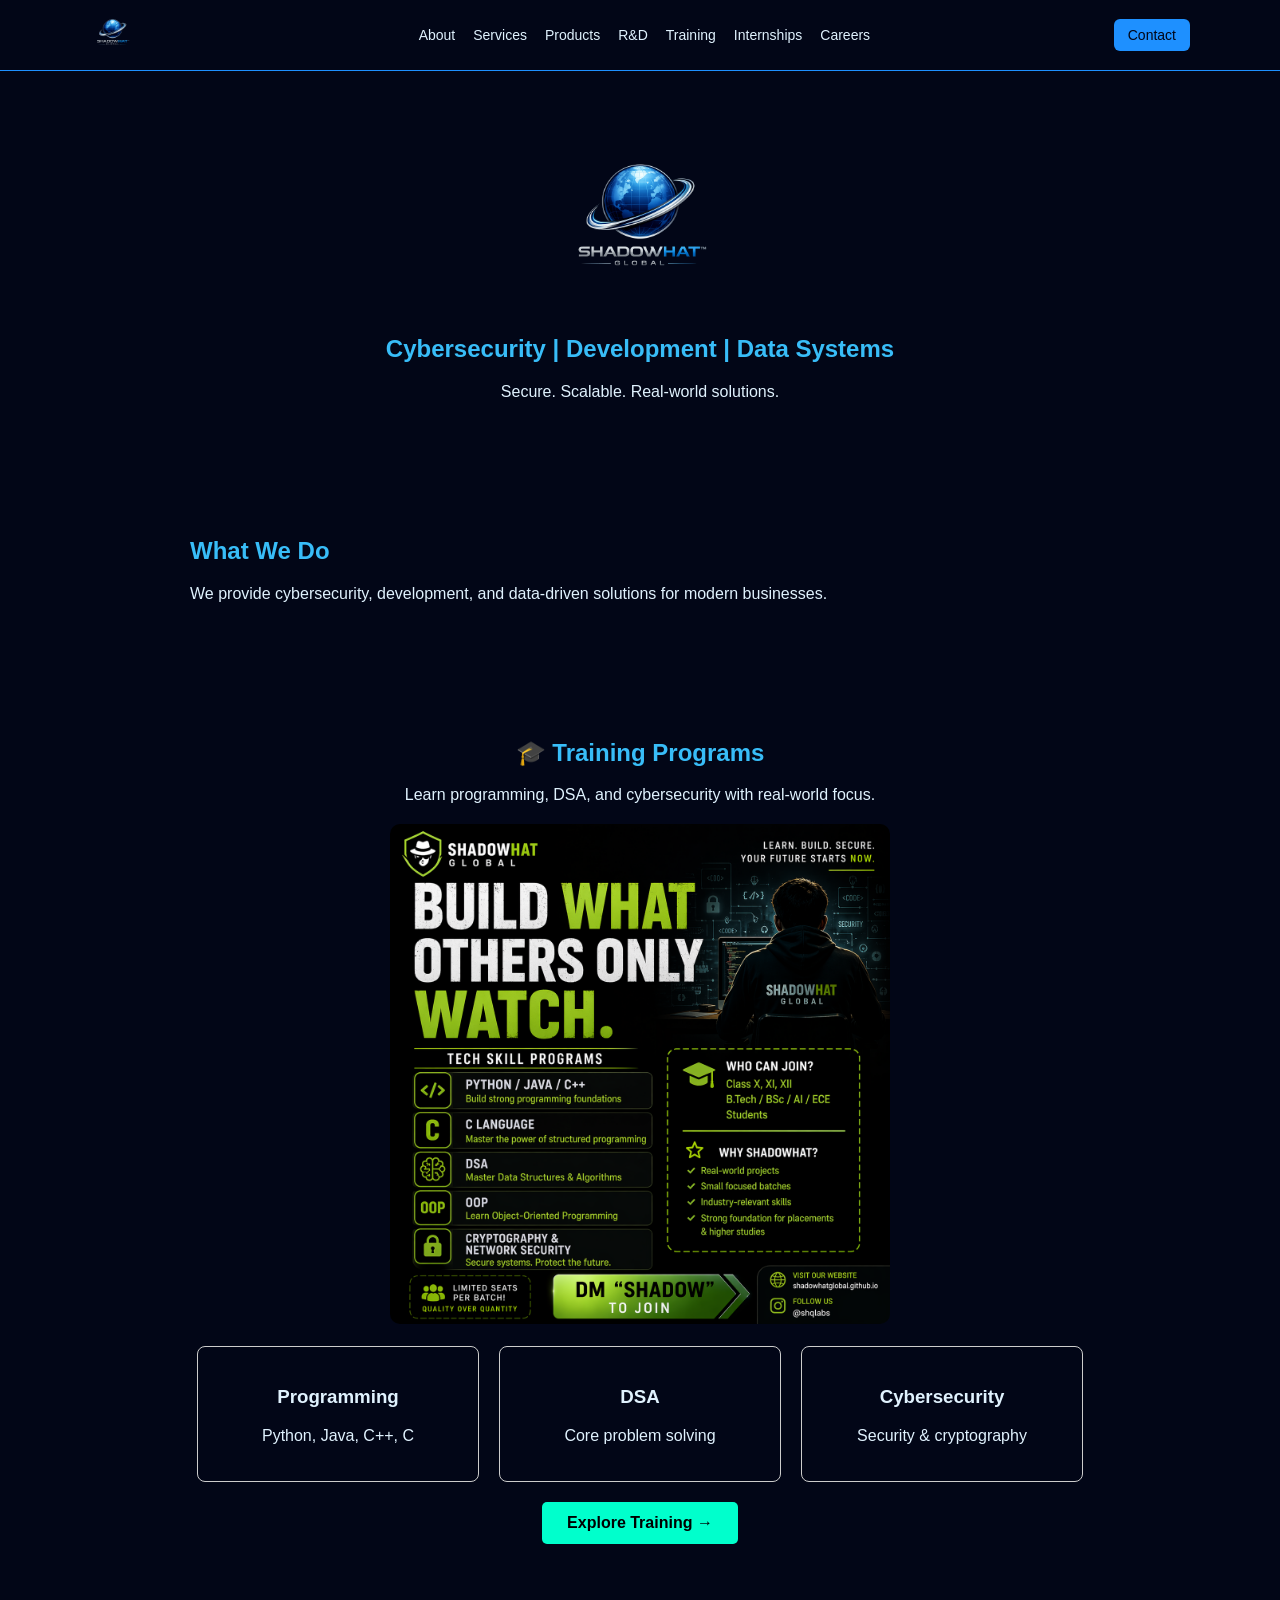
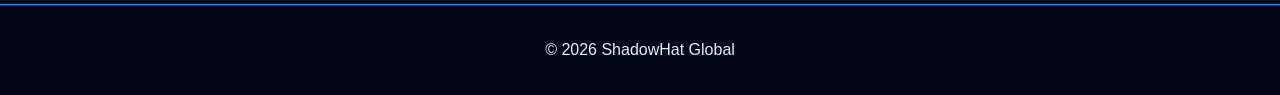
<file: index.html>
<!DOCTYPE html>
<html lang="en">
<head>

<meta charset="UTF-8">
<meta name="viewport" content="width=device-width, initial-scale=1.0">

<meta http-equiv="Content-Security-Policy" 
content="default-src 'self'; style-src 'self' 'unsafe-inline' https://fonts.googleapis.com; font-src https://fonts.gstatic.com; img-src 'self' data:;">

<title>ShadowHat Global</title>

<link rel="stylesheet" href="style.css">
<link href="https://fonts.googleapis.com/css2?family=Montserrat:wght@400;700&display=swap" rel="stylesheet">

<style>
body { font-family: 'Montserrat', sans-serif; }

.training-preview {
    text-align: center;
    padding: 60px 20px;
}

.preview-grid {
    display: flex;
    justify-content: center;
    gap: 20px;
    flex-wrap: wrap;
}

.preview-card {
    border: 1px solid #ccc;
    padding: 20px;
    width: 240px;
    border-radius: 8px;
}

.cta-link {
    display: inline-block;
    margin-top: 20px;
    padding: 12px 25px;
    background: #00ffcc;
    color: #000;
    text-decoration: none;
    font-weight: bold;
    border-radius: 5px;
}
</style>

</head>

<body>

<nav class="navbar">
    <div class="nav-container">

        <a href="index.html">
            <img src="shadowhatglobalLogo.jpeg" class="nav-logo">
        </a>

        <input type="checkbox" id="menu-toggle">
        <label for="menu-toggle" class="menu-icon">&#9776;</label>

        <ul class="nav-links">
            <li><a href="about.html" class="nav-link">About</a></li>
            <li><a href="services.html" class="nav-link">Services</a></li>
            <li><a href="products.html" class="nav-link">Products</a></li>
            <li><a href="rnd.html" class="nav-link">R&D</a></li>
            <li><a href="training.html" class="nav-link">Training</a></li>
            <li><a href="internships.html" class="nav-link">Internships</a></li>
            <li><a href="careers.html" class="nav-link">Careers</a></li>
        </ul>

        <a href="contact.html" class="cta-btn">Contact</a>

    </div>
</nav>

<header class="hero">
    <img src="shadowhatglobalLogo.jpeg" class="hero-logo">
    <h2>Cybersecurity | Development | Data Systems</h2>
    <p>Secure. Scalable. Real-world solutions.</p>
</header>

<section class="container">
    <h2>What We Do</h2>
    <p>We provide cybersecurity, development, and data-driven solutions for modern businesses.</p>
</section>


<section class="training-preview">

<h2>🎓 Training Programs</h2>

<p style="max-width:600px; margin:auto;">
Learn programming, DSA, and cybersecurity with real-world focus.
</p>

<!-- IMAGE -->
<img src="training-poster.png" 
     alt="Training Poster"
     style="width:100%; max-width:500px; margin-top:20px; border-radius:10px;">

<br><br>

<div class="preview-grid">

<div class="preview-card">
<h3>Programming</h3>
<p>Python, Java, C++, C</p>
</div>

<div class="preview-card">
<h3>DSA</h3>
<p>Core problem solving</p>
</div>

<div class="preview-card">
<h3>Cybersecurity</h3>
<p>Security & cryptography</p>
</div>

</div>

<a href="training.html" class="cta-link">
Explore Training →
</a>

</section>

<footer>
    <p>© 2026 ShadowHat Global</p>
</footer>

</body>
</html>
</file>
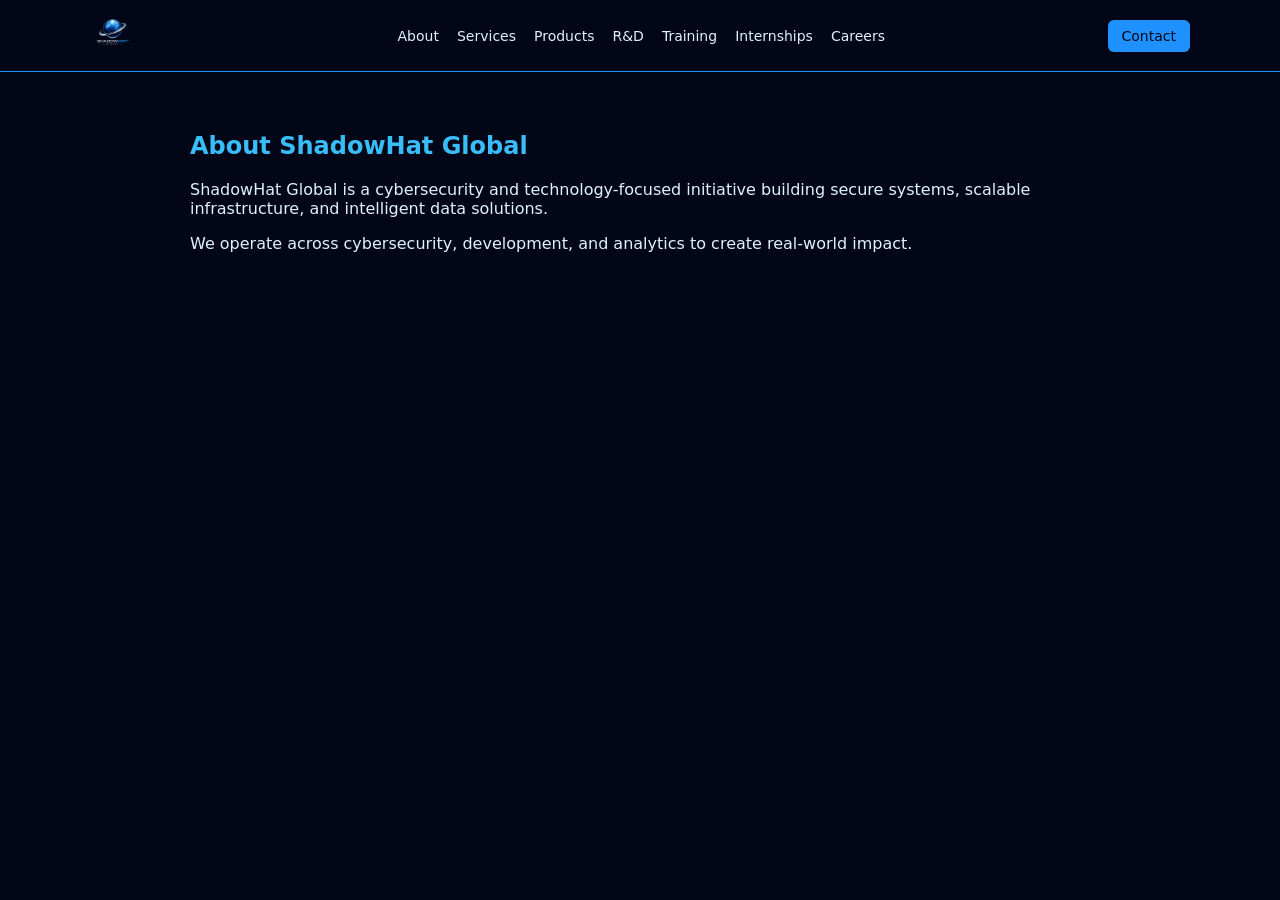
<file: about.html>
<!DOCTYPE html>
<html>
<head>
<meta charset="UTF-8">
<link rel="stylesheet" href="style.css">
<title>About - ShadowHat Global</title>
</head>
<body>
<nav class="navbar">
    <div class="nav-container">

        <a href="index.html">
            <img src="shadowhatglobalLogo.jpeg" class="nav-logo">
        </a>

        <!-- TOGGLE (for mobile) -->
        <input type="checkbox" id="menu-toggle">
        <label for="menu-toggle" class="menu-icon">&#9776;</label>

        <ul class="nav-links">
            <li><a href="about.html" class="nav-link">About</a></li>
            <li><a href="services.html" class="nav-link">Services</a></li>
            <li><a href="products.html" class="nav-link">Products</a></li>
            <li><a href="rnd.html" class="nav-link">R&D</a></li>
            <li><a href="training.html" class="nav-link">Training</a></li>
            <li><a href="internships.html" class="nav-link">Internships</a></li>
            <li><a href="careers.html" class="nav-link">Careers</a></li>
        </ul>

        <a href="contact.html" class="cta-btn">Contact</a>

    </div>
</nav>

<section class="container">
<h2>About ShadowHat Global</h2>

<p>
ShadowHat Global is a cybersecurity and technology-focused initiative building secure systems,
scalable infrastructure, and intelligent data solutions.
</p>

<p>
We operate across cybersecurity, development, and analytics to create real-world impact.
</p>

</section>

</body>
</html>
</file>
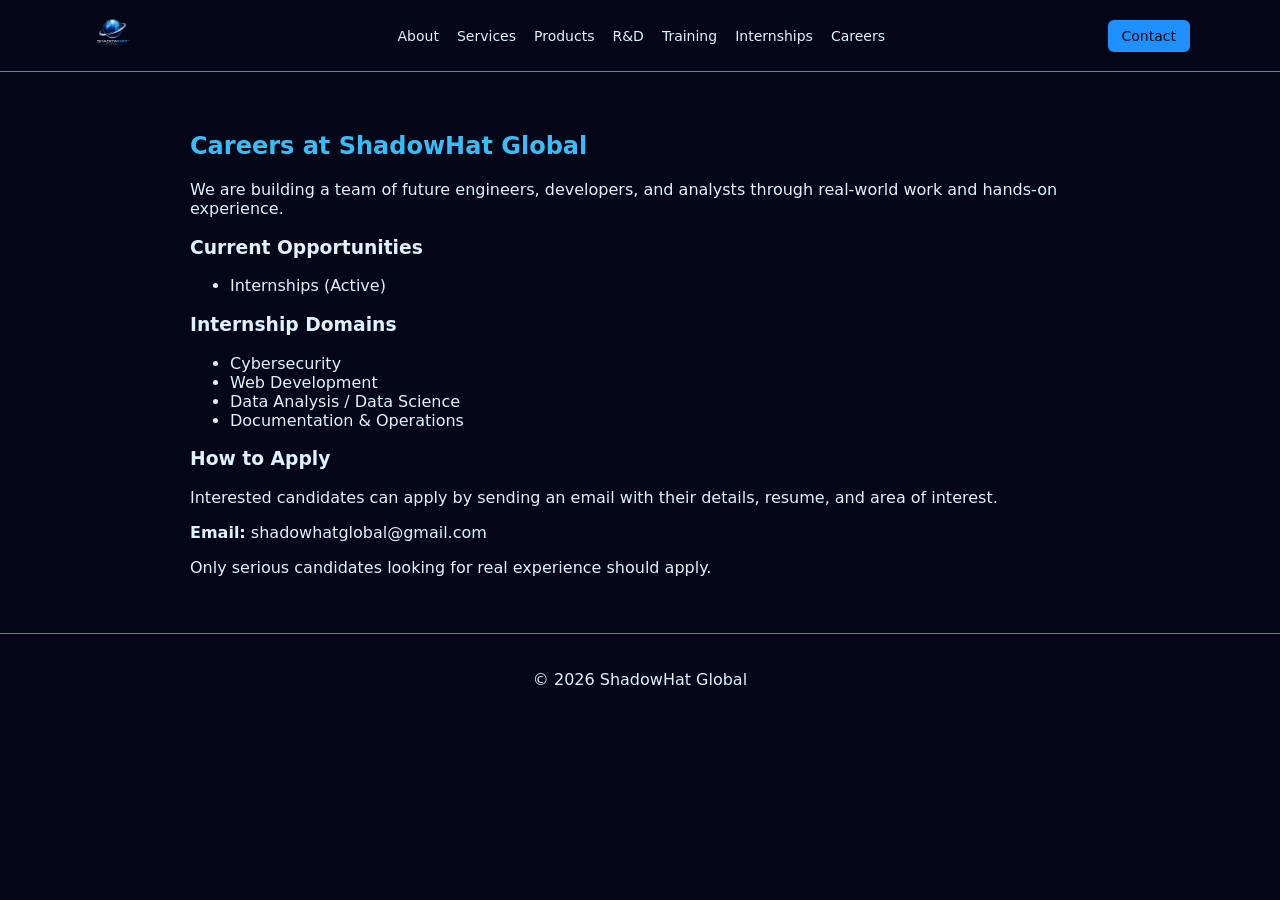
<file: careers.html>
<!DOCTYPE html>
<html>
<head>
<meta charset="UTF-8">
<link rel="stylesheet" href="style.css">
<title>Careers - ShadowHat Global</title>
</head>
<body>
<nav class="navbar">
    <div class="nav-container">

        <a href="index.html">
            <img src="shadowhatglobalLogo.jpeg" class="nav-logo">
        </a>

        <!-- TOGGLE (for mobile) -->
        <input type="checkbox" id="menu-toggle">
        <label for="menu-toggle" class="menu-icon">&#9776;</label>

        <ul class="nav-links">
            <li><a href="about.html" class="nav-link">About</a></li>
            <li><a href="services.html" class="nav-link">Services</a></li>
            <li><a href="products.html" class="nav-link">Products</a></li>
            <li><a href="rnd.html" class="nav-link">R&D</a></li>
            <li><a href="training.html" class="nav-link">Training</a></li>
            <li><a href="internships.html" class="nav-link">Internships</a></li>
            <li><a href="careers.html" class="nav-link">Careers</a></li>
        </ul>

        <a href="contact.html" class="cta-btn">Contact</a>

    </div>
</nav>

<section class="container">

<h2>Careers at ShadowHat Global</h2>

<p>
We are building a team of future engineers, developers, and analysts through real-world work and hands-on experience.
</p>

<h3>Current Opportunities</h3>

<ul>
    <li>Internships (Active)</li>
</ul>

<h3>Internship Domains</h3>

<ul>
    <li>Cybersecurity</li>
    <li>Web Development</li>
    <li>Data Analysis / Data Science</li>
    <li>Documentation & Operations</li>
</ul>

<h3>How to Apply</h3>

<p>
Interested candidates can apply by sending an email with their details, resume, and area of interest.
</p>

<p>
<strong>Email:</strong> shadowhatglobal@gmail.com
</p>

<p>
Only serious candidates looking for real experience should apply.
</p>

</section>

<footer>
    <p>© 2026 ShadowHat Global</p>
</footer>

</body>
</html>
</file>
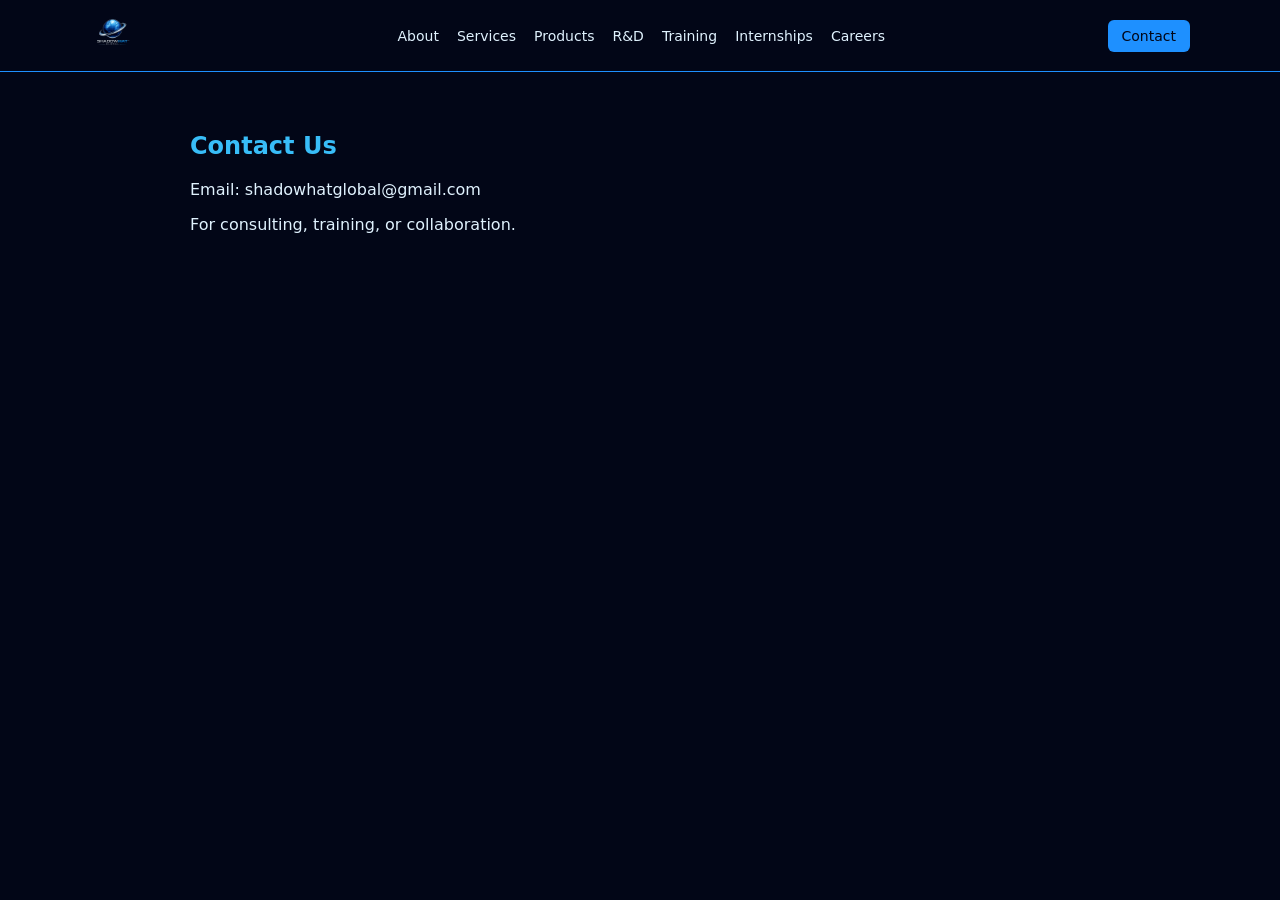
<file: contact.html>
<!DOCTYPE html>
<html>
<head>
<meta charset="UTF-8">
<link rel="stylesheet" href="style.css">
<title>Contact - ShadowHat Global</title>
</head>
<body>
<nav class="navbar">
    <div class="nav-container">

        <a href="index.html">
            <img src="shadowhatglobalLogo.jpeg" class="nav-logo">
        </a>

        <!-- TOGGLE (for mobile) -->
        <input type="checkbox" id="menu-toggle">
        <label for="menu-toggle" class="menu-icon">&#9776;</label>

        <ul class="nav-links">
            <li><a href="about.html" class="nav-link">About</a></li>
            <li><a href="services.html" class="nav-link">Services</a></li>
            <li><a href="products.html" class="nav-link">Products</a></li>
            <li><a href="rnd.html" class="nav-link">R&D</a></li>
            <li><a href="training.html" class="nav-link">Training</a></li>
            <li><a href="internships.html" class="nav-link">Internships</a></li>
            <li><a href="careers.html" class="nav-link">Careers</a></li>
        </ul>

        <a href="contact.html" class="cta-btn">Contact</a>

    </div>
</nav>

<section class="container">

<h2>Contact Us</h2>

<p>Email: shadowhatglobal@gmail.com</p>
<p>For consulting, training, or collaboration.</p>

</section>

</body>
</html>
</file>
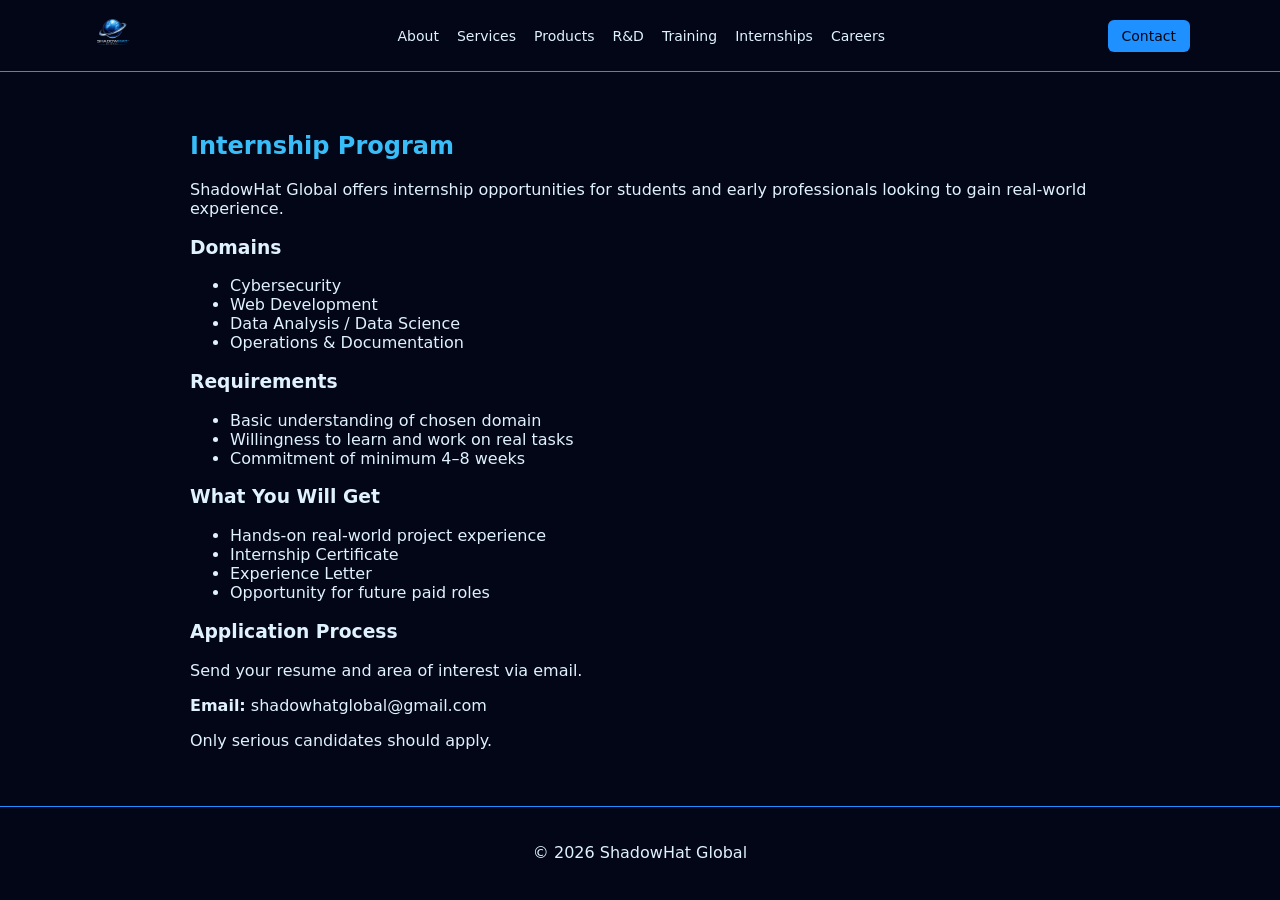
<file: internships.html>
<!DOCTYPE html>
<html>
<head>
<meta charset="UTF-8">
<link rel="stylesheet" href="style.css">
<title>Internships - ShadowHat Global</title>
</head>
<body>
<nav class="navbar">
    <div class="nav-container">

        <a href="index.html">
            <img src="shadowhatglobalLogo.jpeg" class="nav-logo">
        </a>

        <!-- TOGGLE (for mobile) -->
        <input type="checkbox" id="menu-toggle">
        <label for="menu-toggle" class="menu-icon">&#9776;</label>

        <ul class="nav-links">
            <li><a href="about.html" class="nav-link">About</a></li>
            <li><a href="services.html" class="nav-link">Services</a></li>
            <li><a href="products.html" class="nav-link">Products</a></li>
            <li><a href="rnd.html" class="nav-link">R&D</a></li>
            <li><a href="training.html" class="nav-link">Training</a></li>
            <li><a href="internships.html" class="nav-link">Internships</a></li>
            <li><a href="careers.html" class="nav-link">Careers</a></li>
        </ul>

        <a href="contact.html" class="cta-btn">Contact</a>

    </div>
</nav>

<section class="container">

<h2>Internship Program</h2>

<p>
ShadowHat Global offers internship opportunities for students and early professionals 
looking to gain real-world experience.
</p>

<h3>Domains</h3>

<ul>
    <li>Cybersecurity</li>
    <li>Web Development</li>
    <li>Data Analysis / Data Science</li>
    <li>Operations & Documentation</li>
</ul>

<h3>Requirements</h3>

<ul>
    <li>Basic understanding of chosen domain</li>
    <li>Willingness to learn and work on real tasks</li>
    <li>Commitment of minimum 4–8 weeks</li>
</ul>

<h3>What You Will Get</h3>

<ul>
    <li>Hands-on real-world project experience</li>
    <li>Internship Certificate</li>
    <li>Experience Letter</li>
    <li>Opportunity for future paid roles</li>
</ul>

<h3>Application Process</h3>

<p>
Send your resume and area of interest via email.
</p>

<p><strong>Email:</strong> shadowhatglobal@gmail.com</p>

<p>
Only serious candidates should apply.
</p>

</section>

<footer>
<p>© 2026 ShadowHat Global</p>
</footer>

</body>
</html>
</file>
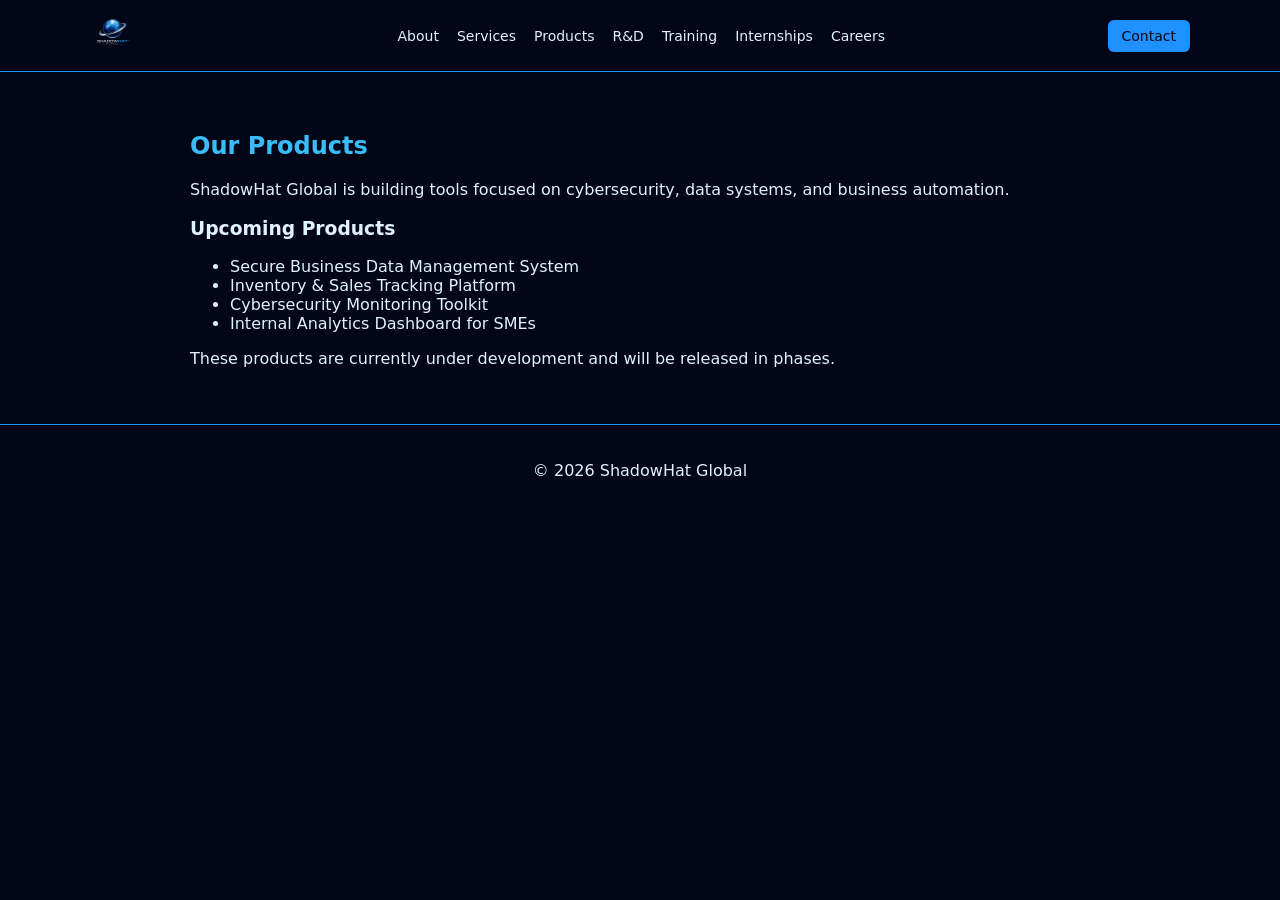
<file: products.html>
<!DOCTYPE html>
<html>
<head>
<meta charset="UTF-8">
<link rel="stylesheet" href="style.css">
<title>Products - ShadowHat Global</title>
</head>

<body>

<nav class="navbar">
    <div class="nav-container">

        <a href="index.html">
            <img src="shadowhatglobalLogo.jpeg" class="nav-logo">
        </a>

        <!-- TOGGLE (for mobile) -->
        <input type="checkbox" id="menu-toggle">
        <label for="menu-toggle" class="menu-icon">&#9776;</label>

        <ul class="nav-links">
            <li><a href="about.html" class="nav-link">About</a></li>
            <li><a href="services.html" class="nav-link">Services</a></li>
            <li><a href="products.html" class="nav-link">Products</a></li>
            <li><a href="rnd.html" class="nav-link">R&D</a></li>
            <li><a href="training.html" class="nav-link">Training</a></li>
            <li><a href="internships.html" class="nav-link">Internships</a></li>
            <li><a href="careers.html" class="nav-link">Careers</a></li>
        </ul>

        <a href="contact.html" class="cta-btn">Contact</a>

    </div>
</nav>

<section class="container">

<h2>Our Products</h2>

<p>
ShadowHat Global is building tools focused on cybersecurity, data systems, and business automation.
</p>

<h3>Upcoming Products</h3>

<ul>
    <li>Secure Business Data Management System</li>
    <li>Inventory & Sales Tracking Platform</li>
    <li>Cybersecurity Monitoring Toolkit</li>
    <li>Internal Analytics Dashboard for SMEs</li>
</ul>

<p>
These products are currently under development and will be released in phases.
</p>

</section>

<footer>
<p>© 2026 ShadowHat Global</p>
</footer>

</body>
</html>
</file>
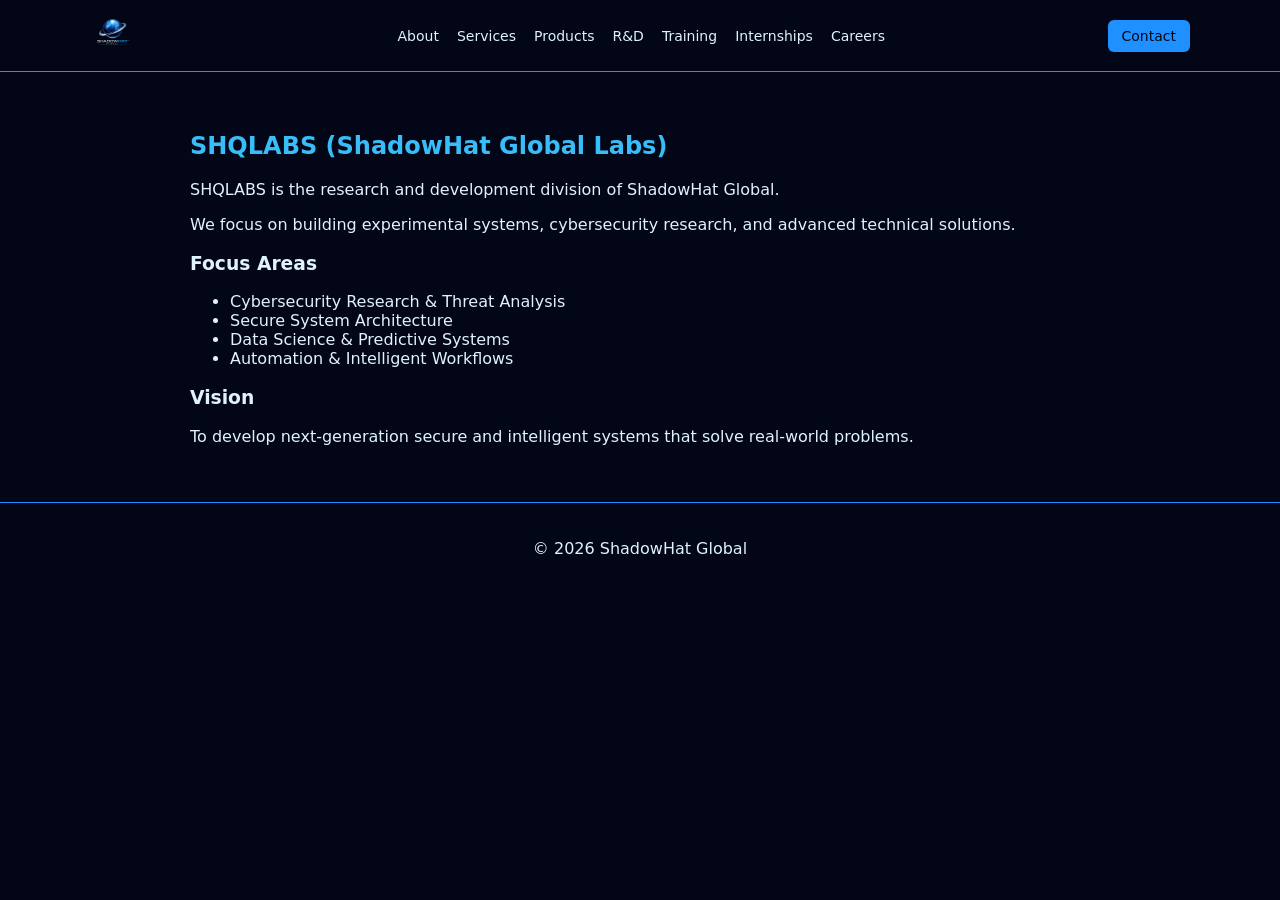
<file: rnd.html>
<!DOCTYPE html>
<html>
<head>
<meta charset="UTF-8">
<link rel="stylesheet" href="style.css">
<title>R&D - SHQLABS</title>
</head>

<body>

<nav class="navbar">
    <div class="nav-container">

        <a href="index.html">
            <img src="shadowhatglobalLogo.jpeg" class="nav-logo">
        </a>

        <!-- TOGGLE (for mobile) -->
        <input type="checkbox" id="menu-toggle">
        <label for="menu-toggle" class="menu-icon">&#9776;</label>

        <ul class="nav-links">
            <li><a href="about.html" class="nav-link">About</a></li>
            <li><a href="services.html" class="nav-link">Services</a></li>
            <li><a href="products.html" class="nav-link">Products</a></li>
            <li><a href="rnd.html" class="nav-link">R&D</a></li>
            <li><a href="training.html" class="nav-link">Training</a></li>
            <li><a href="internships.html" class="nav-link">Internships</a></li>
            <li><a href="careers.html" class="nav-link">Careers</a></li>
        </ul>

        <a href="contact.html" class="cta-btn">Contact</a>

    </div>
</nav>

<section class="container">

<h2>SHQLABS (ShadowHat Global Labs)</h2>

<p>
SHQLABS is the research and development division of ShadowHat Global.
</p>

<p>
We focus on building experimental systems, cybersecurity research, and advanced technical solutions.
</p>

<h3>Focus Areas</h3>

<ul>
    <li>Cybersecurity Research & Threat Analysis</li>
    <li>Secure System Architecture</li>
    <li>Data Science & Predictive Systems</li>
    <li>Automation & Intelligent Workflows</li>
</ul>

<h3>Vision</h3>

<p>
To develop next-generation secure and intelligent systems that solve real-world problems.
</p>

</section>

<footer>
<p>© 2026 ShadowHat Global</p>
</footer>

</body>
</html>
</file>
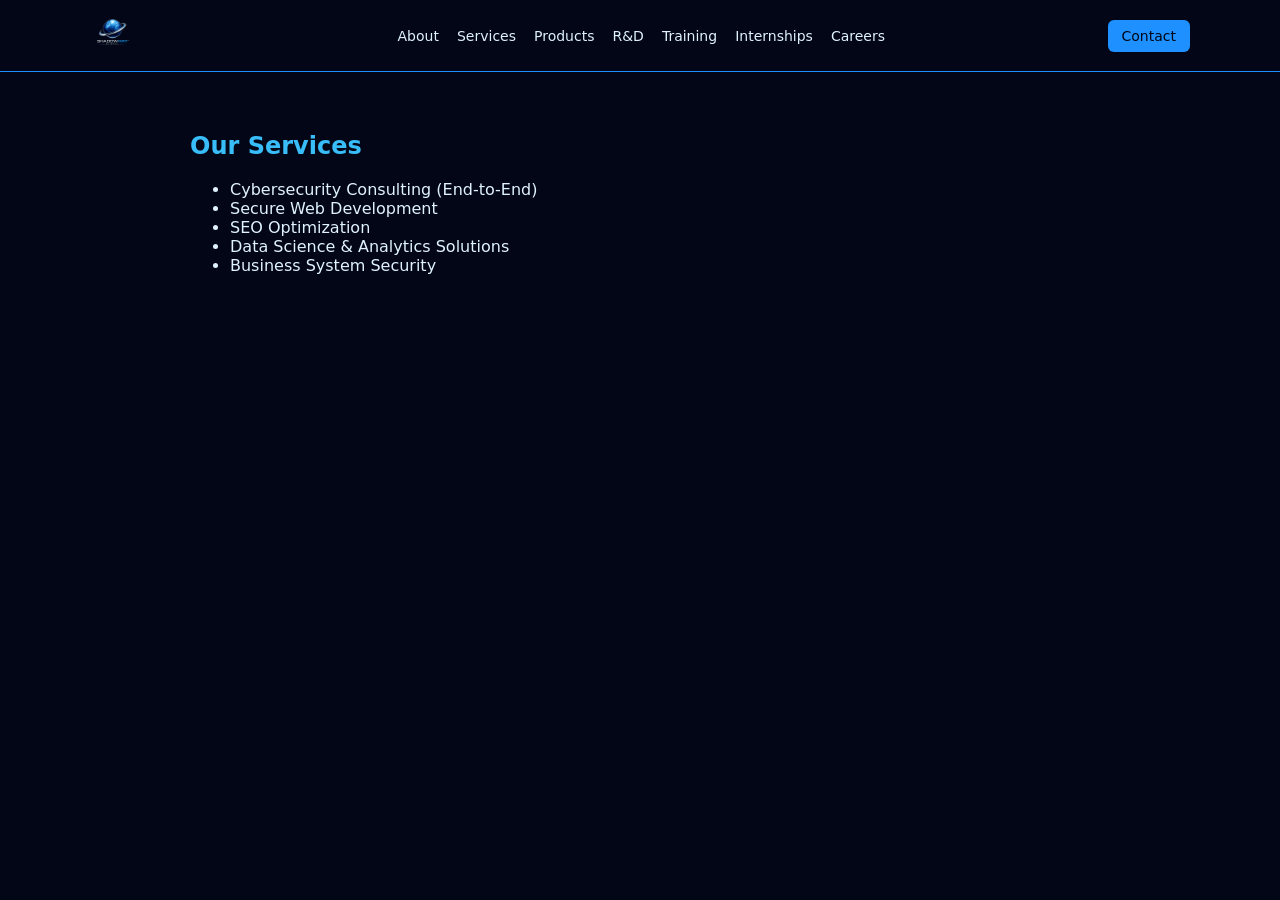
<file: services.html>
<!DOCTYPE html>
<html>
<head>
<meta charset="UTF-8">
<link rel="stylesheet" href="style.css">
<title>Services - ShadowHat Global</title>
</head>

<body>

<nav class="navbar">
    <div class="nav-container">

        <a href="index.html">
            <img src="shadowhatglobalLogo.jpeg" class="nav-logo">
        </a>

        <!-- TOGGLE (for mobile) -->
        <input type="checkbox" id="menu-toggle">
        <label for="menu-toggle" class="menu-icon">&#9776;</label>

        <ul class="nav-links">
            <li><a href="about.html" class="nav-link">About</a></li>
            <li><a href="services.html" class="nav-link">Services</a></li>
            <li><a href="products.html" class="nav-link">Products</a></li>
            <li><a href="rnd.html" class="nav-link">R&D</a></li>
            <li><a href="training.html" class="nav-link">Training</a></li>
            <li><a href="internships.html" class="nav-link">Internships</a></li>
            <li><a href="careers.html" class="nav-link">Careers</a></li>
        </ul>

        <a href="contact.html" class="cta-btn">Contact</a>

    </div>
</nav>

<section class="container">
<h2>Our Services</h2>

<ul>
<li>Cybersecurity Consulting (End-to-End)</li>
<li>Secure Web Development</li>
<li>SEO Optimization</li>
<li>Data Science & Analytics Solutions</li>
<li>Business System Security</li>
</ul>

</section>

</body>
</html>
</file>
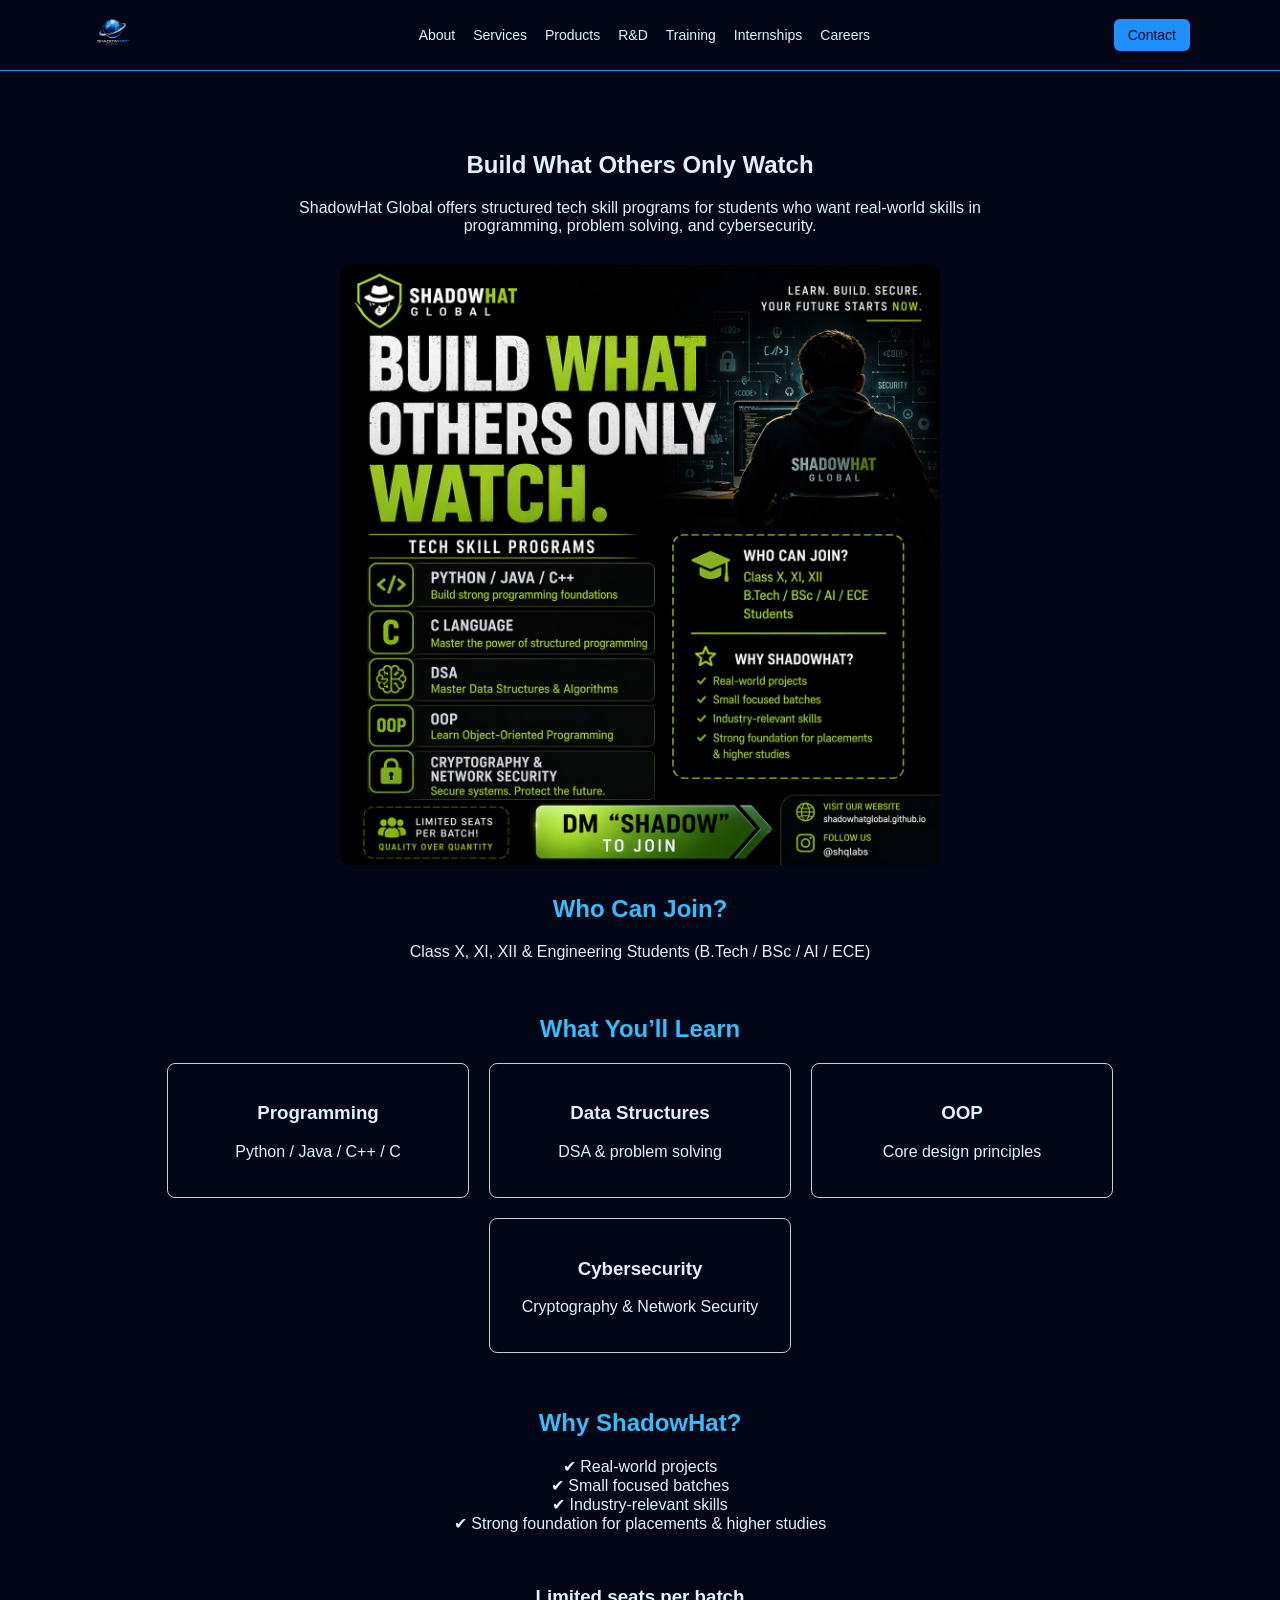
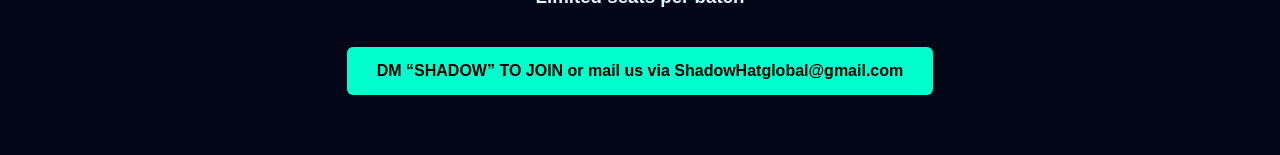
<file: training.html>
<!DOCTYPE html>
<html lang="en">
<head>
<meta charset="UTF-8">
<meta name="viewport" content="width=device-width, initial-scale=1.0">

<meta http-equiv="Content-Security-Policy" 
content="default-src 'self'; style-src 'self' 'unsafe-inline' https://fonts.googleapis.com; font-src https://fonts.gstatic.com; img-src 'self' data:;">

<title>Training - ShadowHat Global</title>

<link rel="stylesheet" href="style.css">
<link href="https://fonts.googleapis.com/css2?family=Montserrat:wght@400;700&display=swap" rel="stylesheet">

<style>
body { font-family: 'Montserrat', sans-serif; }

.training-hero {
    text-align: center;
    padding: 60px 20px;
}

.training-grid {
    display: flex;
    flex-wrap: wrap;
    justify-content: center;
    gap: 20px;
}

.training-card {
    border: 1px solid #ccc;
    padding: 20px;
    width: 260px;
    border-radius: 8px;
    transition: 0.3s;
}

.training-card:hover {
    transform: translateY(-5px);
}

.cta-main {
    display: inline-block;
    margin-top: 20px;
    padding: 15px 30px;
    background: #00ffcc;
    color: #000;
    text-decoration: none;
    font-weight: bold;
    border-radius: 6px;
}
</style>

</head>

<body>

<nav class="navbar">
    <div class="nav-container">
        <a href="index.html">
            <img src="shadowhatglobalLogo.jpeg" class="nav-logo">
        </a>

        <input type="checkbox" id="menu-toggle">
        <label for="menu-toggle" class="menu-icon">&#9776;</label>

        <ul class="nav-links">
            <li><a href="about.html" class="nav-link">About</a></li>
            <li><a href="services.html" class="nav-link">Services</a></li>
            <li><a href="products.html" class="nav-link">Products</a></li>
            <li><a href="rnd.html" class="nav-link">R&D</a></li>
            <li><a href="training.html" class="nav-link">Training</a></li>
            <li><a href="internships.html" class="nav-link">Internships</a></li>
            <li><a href="careers.html" class="nav-link">Careers</a></li>
        </ul>

        <a href="contact.html" class="cta-btn">Contact</a>
    </div>
</nav>

<section class="training-hero">

<h1> Build What Others Only Watch</h1>

<p style="max-width:700px; margin:auto;">
ShadowHat Global offers structured tech skill programs for students who want real-world skills in programming, problem solving, and cybersecurity.
</p>


<img src="training-poster.png" 
     alt="ShadowHat Training Poster"
     style="width:100%; max-width:600px; margin:30px auto; display:block; border-radius:10px;">

<h2> Who Can Join?</h2>
<p>Class X, XI, XII & Engineering Students (B.Tech / BSc / AI / ECE)</p>

<br>

<h2> What You’ll Learn</h2>

<div class="training-grid">

<div class="training-card">
<h3>Programming</h3>
<p>Python / Java / C++ / C</p>
</div>

<div class="training-card">
<h3>Data Structures</h3>
<p>DSA & problem solving</p>
</div>

<div class="training-card">
<h3>OOP</h3>
<p>Core design principles</p>
</div>

<div class="training-card">
<h3>Cybersecurity</h3>
<p>Cryptography & Network Security</p>
</div>

</div>

<br><br>

<h2> Why ShadowHat?</h2>

<p>
✔ Real-world projects <br>
✔ Small focused batches <br>
✔ Industry-relevant skills <br>
✔ Strong foundation for placements & higher studies
</p>

<br>

<h3> Limited seats per batch</h3>

<a href="https://instagram.com/shqlabs" class="cta-main">
 DM “SHADOW” TO JOIN or mail us via ShadowHatglobal@gmail.com
</a>

</section>

</body>
</html>
</file>
<file: style.css>
body {
    margin: 0;
    font-family: system-ui, sans-serif;
    background: #020617; /* Dark base */
    color: #e0f2fe; /* Soft light blue text */
}

/* NAVBAR */
.navbar {
    background: #020617;
    border-bottom: 1px solid #1E90FF; /* Primary blue */
    position: sticky;
    top: 0;
    z-index: 1000;
}

.nav-container {
    max-width: 1100px;
    margin: auto;
    display: flex;
    align-items: center;
    justify-content: space-between;
    padding: 10px 20px;
}

.nav-logo {
    height: 45px;
    background: transparent;
}


/* LINKS */
.nav-links {
    list-style: none;
    display: flex;
    gap: 18px;
}

.nav-links a {
    color: #e0f2fe;
    text-decoration: none;
    font-size: 14px;
    transition: 0.3s;
}

.nav-links a:hover {
    color: #38BDF8; /* Accent blue */
}

/* CTA BUTTON */
.cta-btn {
    background: #1E90FF;
    color: #020617;
    padding: 8px 14px;
    border-radius: 6px;
    text-decoration: none;
    font-size: 14px;
    transition: 0.3s;
}

.cta-btn:hover {
    background: #38BDF8;
}

/* HERO */
.hero {
    text-align: center;
    padding: 60px 20px;
}


.hero-logo {
    width: 180px;
    background: transparent;
}
/* CONTENT */
.container {
    max-width: 900px;
    margin: auto;
    padding: 40px 20px;
}

/* HEADINGS */
h2 {
    color: #38BDF8;
}

/* GRID */
.grid {
    display: grid;
    grid-template-columns: repeat(auto-fit, minmax(220px, 1fr));
    gap: 20px;
}

/* CARDS */
.card {
    background: #020617;
    padding: 20px;
    border: 1px solid #1E90FF;
    border-radius: 8px;
    transition: 0.3s;
}

.card:hover {
    border-color: #38BDF8;
    transform: translateY(-3px);
}

/* FOOTER */
footer {
    text-align: center;
    padding: 20px;
    border-top: 1px solid #1E90FF;
}

/* ACTIVE NAV LINK */
.nav-link.active {
    color: #38BDF8;
    border-bottom: 2px solid #38BDF8;
    padding-bottom: 2px;
}

/* MOBILE MENU ICON */
.menu-icon {
    display: none;
    font-size: 26px;
    color: #1E90FF;
    cursor: pointer;
}

/* HIDE CHECKBOX */
#menu-toggle {
    display: none;
}

/* MOBILE STYLES */
@media (max-width: 768px) {

    .menu-icon {
        display: block;
    }

    .nav-links {
        position: absolute;
        top: 60px;
        left: 0;
        width: 100%;
        background: #020617;
        flex-direction: column;
        align-items: center;
        display: none;
        padding: 20px 0;
        border-top: 1px solid #1E90FF;
    }

    #menu-toggle:checked + .menu-icon + .nav-links {
        display: flex;
    }

    .cta-btn {
        display: none;
    }
}
</file>
